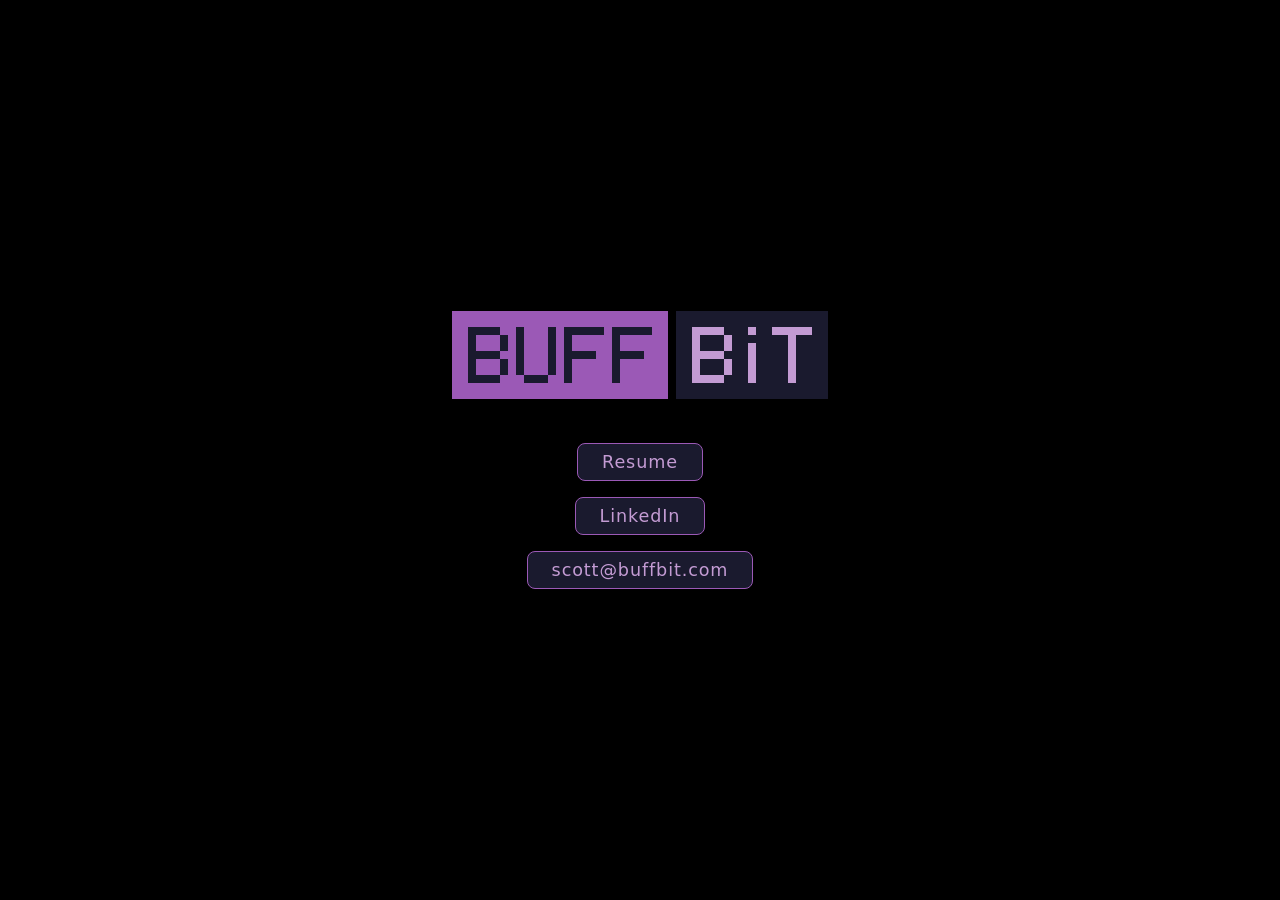
<file: index.html>
<!doctype html><html lang=en><meta charset=UTF-8><meta name=viewport content="width=device-width,initial-scale=1"><title>BuffBit</title><link rel=icon href="data:image/svg+xml,<svg xmlns='http://www.w3.org/2000/svg' viewBox='0 0 16 16'><rect width='16' height='16' fill='%23000'/><g fill='%239b59b6'><rect x='3' y='2' width='2' height='12'/><rect x='5' y='7' width='6' height='2'/><rect x='9' y='9' width='2' height='3'/><rect x='5' y='12' width='6' height='2'/></g></svg>"><style>body{margin:0;background:#000;color:#ccc;font:1.1rem system-ui,sans-serif;display:grid;place-items:center;min-height:100vh;text-align:center}main{padding:2rem}svg{margin-bottom:2.5rem}nav{display:flex;flex-flow:column;gap:1rem;align-items:center}a{padding:.5rem 1.5rem;color:#c39bd3;background:#1a1a2e;border:1px solid #9b59b6;border-radius:.5rem;text-decoration:none;letter-spacing:.05em;transition:.2s}a:hover,a:focus-visible{background:#9b59b6;color:#fff}</style><body><main><svg viewBox="0 0 376 88" width="376" height="88" shape-rendering="crispEdges" role="img" aria-label="BuffBit"><rect width="216" height="88" fill="#9b59b6"/><rect x="224" width="152" height="88" fill="#1a1a2e"/><g fill="#1a1a2e"><rect x="16" y="16" width="8" height="56"/><rect x="16" y="16" width="32" height="8"/><rect x="16" y="40" width="32" height="8"/><rect x="16" y="64" width="32" height="8"/><rect x="48" y="24" width="8" height="16"/><rect x="48" y="48" width="8" height="16"/><rect x="64" y="16" width="8" height="48"/><rect x="96" y="16" width="8" height="48"/><rect x="72" y="64" width="24" height="8"/><rect x="112" y="16" width="8" height="56"/><rect x="112" y="16" width="40" height="8"/><rect x="112" y="40" width="32" height="8"/><rect x="160" y="16" width="8" height="56"/><rect x="160" y="16" width="40" height="8"/><rect x="160" y="40" width="32" height="8"/></g><g fill="#c39bd3"><rect x="240" y="16" width="8" height="56"/><rect x="240" y="16" width="32" height="8"/><rect x="240" y="40" width="32" height="8"/><rect x="240" y="64" width="32" height="8"/><rect x="272" y="24" width="8" height="16"/><rect x="272" y="48" width="8" height="16"/><rect x="296" y="16" width="8" height="8"/><rect x="296" y="32" width="8" height="40"/><rect x="320" y="16" width="40" height="8"/><rect x="336" y="24" width="8" height="48"/></g></svg><nav><a href=resume.pdf>Resume</a><a href=https://www.linkedin.com/in/thescottmoore>LinkedIn</a><a href=mailto:scott@buffbit.com>scott@buffbit.com</a></nav></main>
</file>
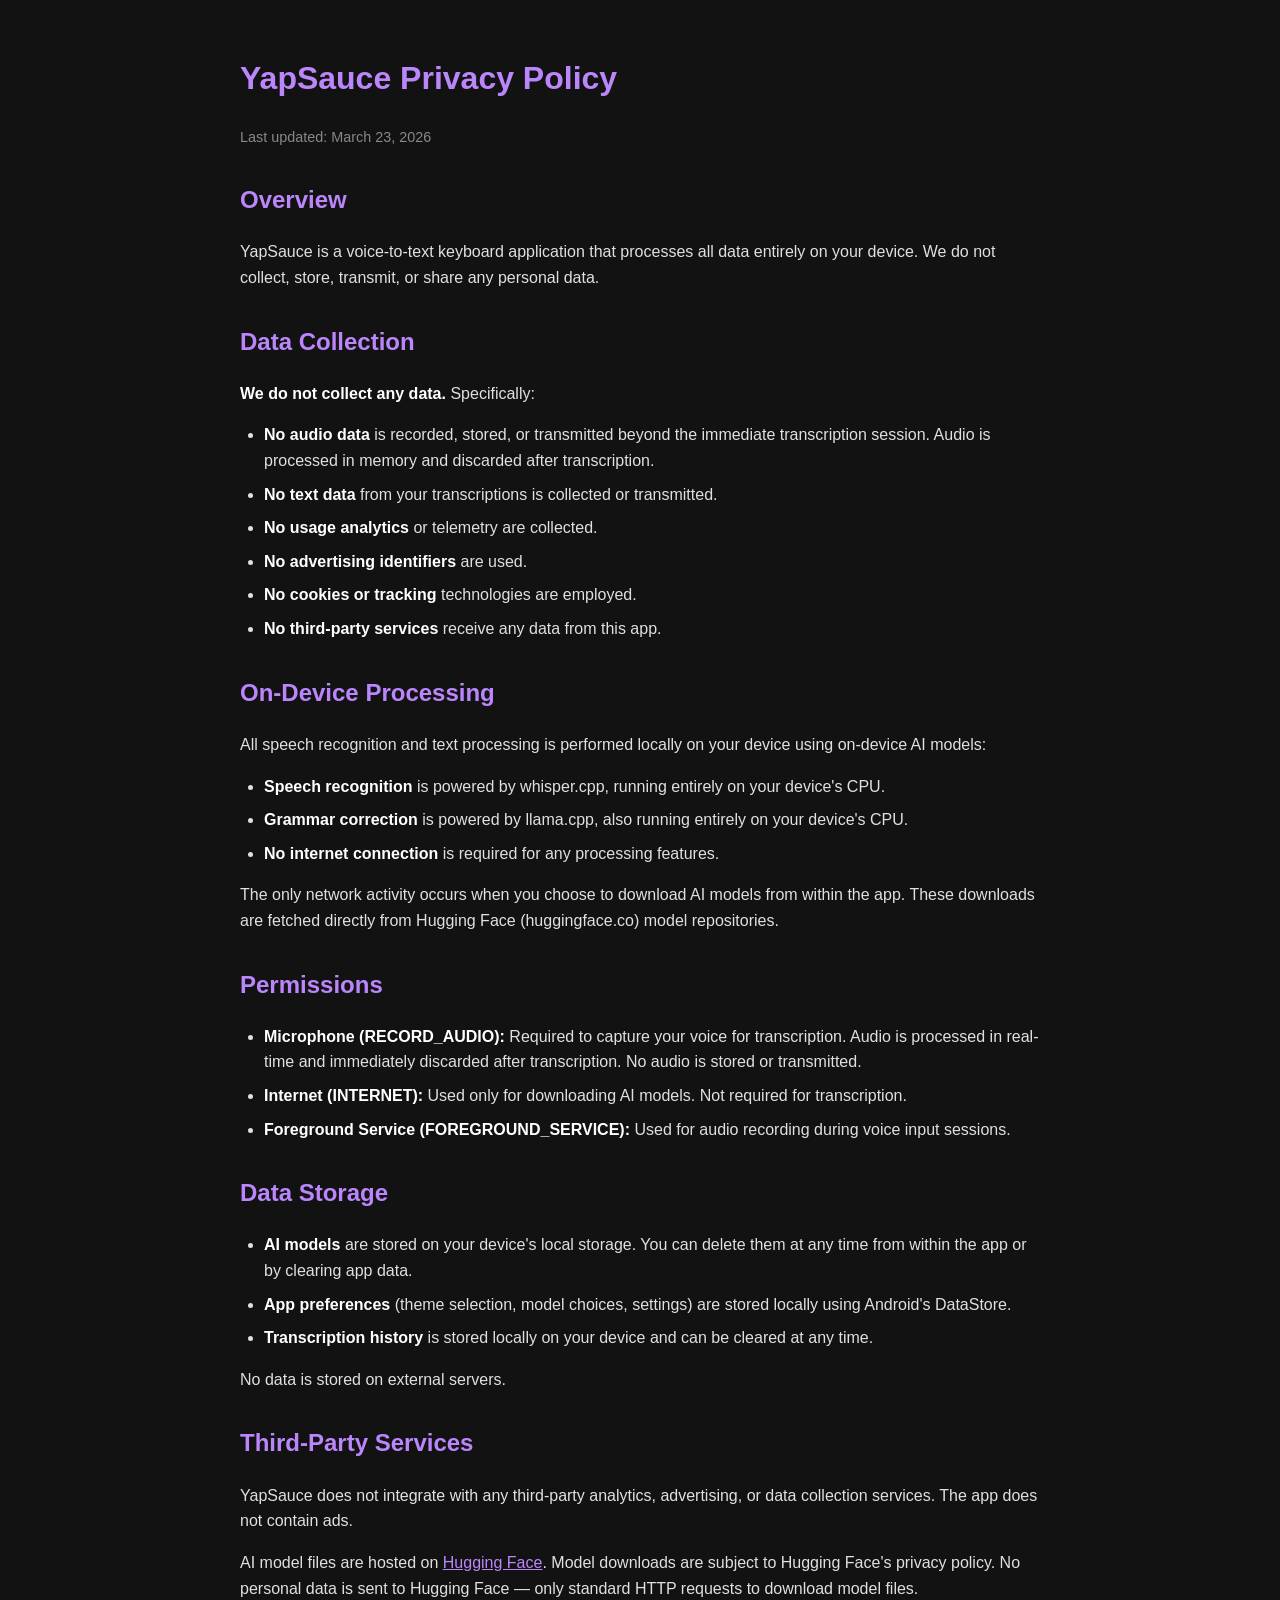
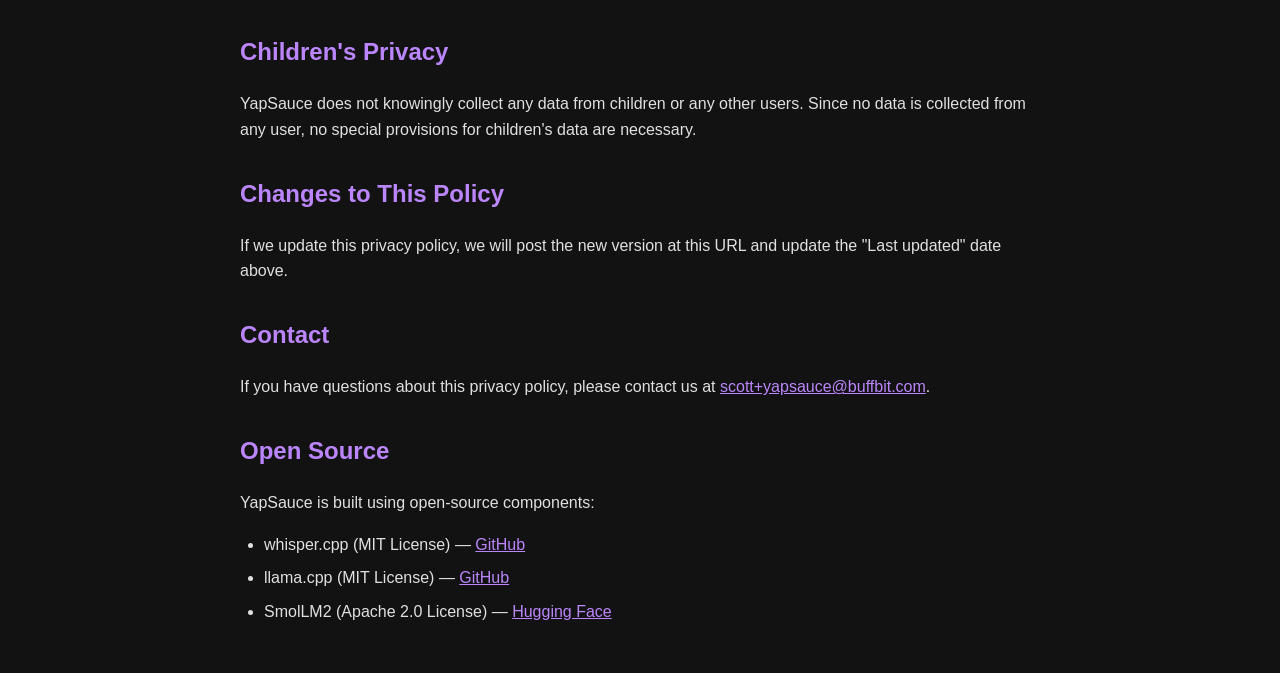
<file: yapsauce-privacy.html>
<!DOCTYPE html>
<html lang="en">
<head>
    <meta charset="UTF-8">
    <meta name="viewport" content="width=device-width, initial-scale=1.0">
    <title>YapSauce Privacy Policy</title>
    <style>
        body {
            font-family: -apple-system, BlinkMacSystemFont, 'Segoe UI', Roboto, sans-serif;
            max-width: 800px;
            margin: 0 auto;
            padding: 2rem 1rem;
            line-height: 1.6;
            color: #e0e0e0;
            background: #121212;
        }
        h1 { color: #bb86fc; }
        h2 { color: #bb86fc; margin-top: 2rem; }
        a { color: #bb86fc; }
        strong { color: #ffffff; }
        ul { padding-left: 1.5rem; }
        li { margin-bottom: 0.5rem; }
        .updated { color: #888; font-size: 0.9rem; }
    </style>
</head>
<body>
    <h1>YapSauce Privacy Policy</h1>
    <p class="updated">Last updated: March 23, 2026</p>

    <h2>Overview</h2>
    <p>YapSauce is a voice-to-text keyboard application that processes all data entirely on your device. We do not collect, store, transmit, or share any personal data.</p>

    <h2>Data Collection</h2>
    <p><strong>We do not collect any data.</strong> Specifically:</p>
    <ul>
        <li><strong>No audio data</strong> is recorded, stored, or transmitted beyond the immediate transcription session. Audio is processed in memory and discarded after transcription.</li>
        <li><strong>No text data</strong> from your transcriptions is collected or transmitted.</li>
        <li><strong>No usage analytics</strong> or telemetry are collected.</li>
        <li><strong>No advertising identifiers</strong> are used.</li>
        <li><strong>No cookies or tracking</strong> technologies are employed.</li>
        <li><strong>No third-party services</strong> receive any data from this app.</li>
    </ul>

    <h2>On-Device Processing</h2>
    <p>All speech recognition and text processing is performed locally on your device using on-device AI models:</p>
    <ul>
        <li><strong>Speech recognition</strong> is powered by whisper.cpp, running entirely on your device's CPU.</li>
        <li><strong>Grammar correction</strong> is powered by llama.cpp, also running entirely on your device's CPU.</li>
        <li><strong>No internet connection</strong> is required for any processing features.</li>
    </ul>
    <p>The only network activity occurs when you choose to download AI models from within the app. These downloads are fetched directly from Hugging Face (huggingface.co) model repositories.</p>

    <h2>Permissions</h2>
    <ul>
        <li><strong>Microphone (RECORD_AUDIO):</strong> Required to capture your voice for transcription. Audio is processed in real-time and immediately discarded after transcription. No audio is stored or transmitted.</li>
        <li><strong>Internet (INTERNET):</strong> Used only for downloading AI models. Not required for transcription.</li>
        <li><strong>Foreground Service (FOREGROUND_SERVICE):</strong> Used for audio recording during voice input sessions.</li>
    </ul>

    <h2>Data Storage</h2>
    <ul>
        <li><strong>AI models</strong> are stored on your device's local storage. You can delete them at any time from within the app or by clearing app data.</li>
        <li><strong>App preferences</strong> (theme selection, model choices, settings) are stored locally using Android's DataStore.</li>
        <li><strong>Transcription history</strong> is stored locally on your device and can be cleared at any time.</li>
    </ul>
    <p>No data is stored on external servers.</p>

    <h2>Third-Party Services</h2>
    <p>YapSauce does not integrate with any third-party analytics, advertising, or data collection services. The app does not contain ads.</p>
    <p>AI model files are hosted on <a href="https://huggingface.co">Hugging Face</a>. Model downloads are subject to Hugging Face's privacy policy. No personal data is sent to Hugging Face — only standard HTTP requests to download model files.</p>

    <h2>Children's Privacy</h2>
    <p>YapSauce does not knowingly collect any data from children or any other users. Since no data is collected from any user, no special provisions for children's data are necessary.</p>

    <h2>Changes to This Policy</h2>
    <p>If we update this privacy policy, we will post the new version at this URL and update the "Last updated" date above.</p>

    <h2>Contact</h2>
    <p>If you have questions about this privacy policy, please contact us at <a href="mailto:scott+yapsauce@buffbit.com">scott+yapsauce@buffbit.com</a>.</p>

    <h2>Open Source</h2>
    <p>YapSauce is built using open-source components:</p>
    <ul>
        <li>whisper.cpp (MIT License) — <a href="https://github.com/ggerganov/whisper.cpp">GitHub</a></li>
        <li>llama.cpp (MIT License) — <a href="https://github.com/ggerganov/llama.cpp">GitHub</a></li>
        <li>SmolLM2 (Apache 2.0 License) — <a href="https://huggingface.co/HuggingFaceTB/SmolLM2-360M-Instruct">Hugging Face</a></li>
    </ul>
</body>
</html>
</file>
